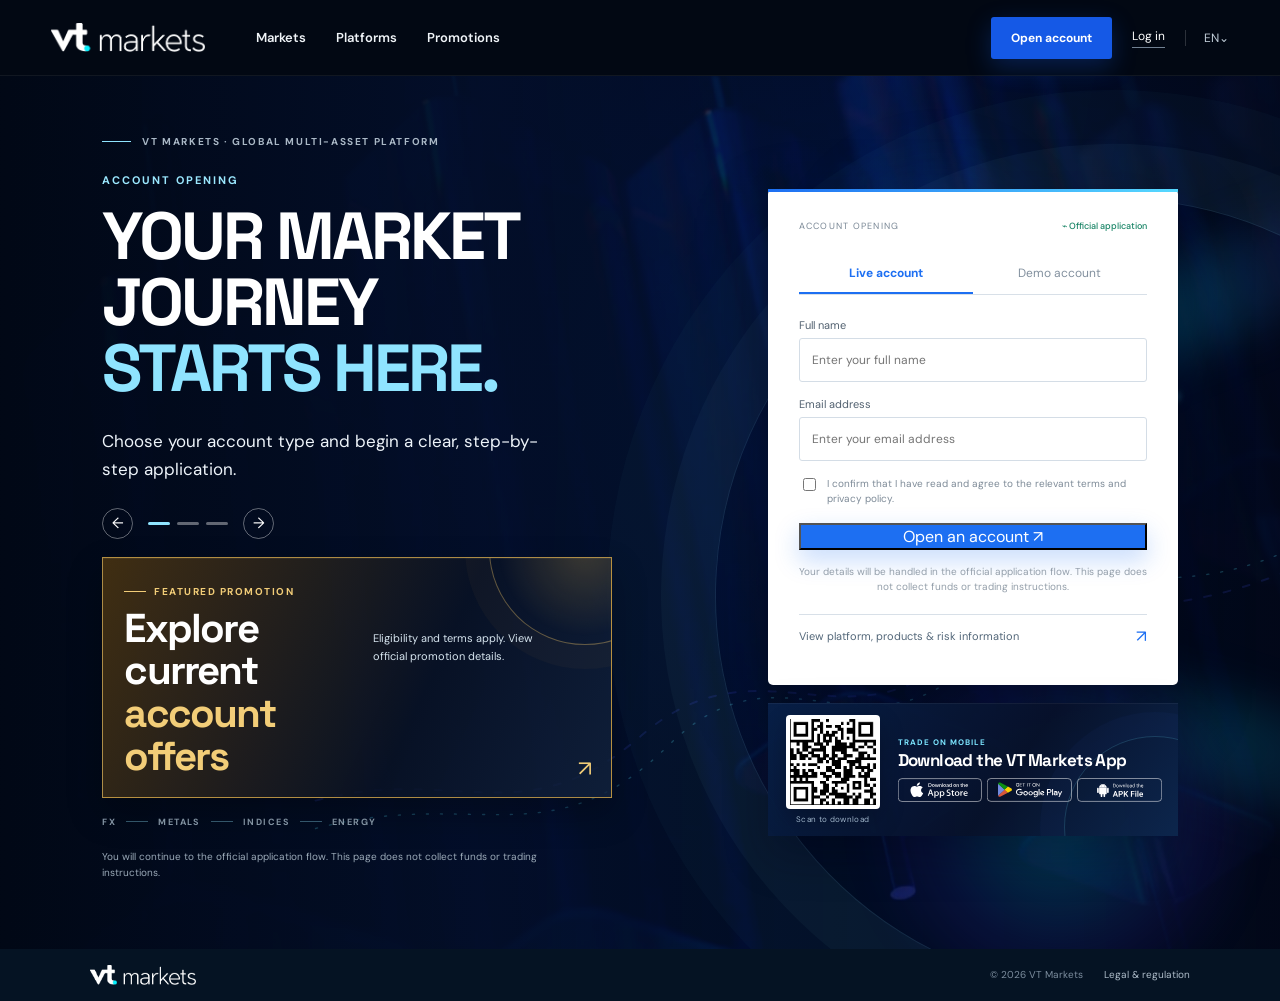
<file: wo-x/index.html>
<!doctype html>
<html lang="en">
  <head>
    <meta charset="UTF-8" />
    <meta name="viewport" content="width=device-width, initial-scale=1.0, viewport-fit=cover" />
    <meta name="description" content="VT Markets account opening. Review current offers and start your official application." />
    <title>VT Markets | Open an account</title>
    <link rel="preconnect" href="https://fonts.googleapis.com" />
    <link rel="preconnect" href="https://fonts.gstatic.com" crossorigin />
    <link href="https://fonts.googleapis.com/css2?family=DM+Sans:wght@400;500;600;700&family=Space+Grotesk:wght@500;600;700&display=swap" rel="stylesheet" />
    <link rel="stylesheet" href="styles.css?v=20260903-qrcode-final" />
  </head>
  <body>
    <header class="header">
      <a class="brand" href="#landing" aria-label="VT Markets home"><img src="assets/vt-logo.webp" alt="VT Markets" /></a>
      <nav class="header-nav" aria-label="Primary navigation"><a href="details.html#products">Markets</a><a href="details.html#features">Platforms</a><a href="details.html#offers">Promotions</a></nav>
      <div class="header-actions"><a class="header-open" href="#register-form">Open account</a><a href="https://myaccount.vtmarketsfr.com/login">Log in</a><span class="language">EN⌄</span></div>
    </header>

    <main>
      <section class="screen landing-screen" id="landing">
        <div class="landing-bg"><img src="assets/hero-market.webp" alt="Financial market visual" /></div><div class="landing-shade"></div>
        <div class="hero-motion" aria-hidden="true">
          <span class="light-beam beam-one"></span>
          <span class="light-beam beam-two"></span>
          <span class="market-glow glow-one"></span>
          <span class="market-glow glow-two"></span>
          <svg class="market-wave" viewBox="0 0 1440 620" preserveAspectRatio="none">
            <path class="wave-line wave-line-soft" d="M-80 470 C120 430 220 510 390 400 S690 420 845 310 S1100 345 1520 145" />
            <path class="wave-line wave-line-bright" d="M-80 500 C150 455 260 535 430 410 S720 450 895 300 S1160 330 1520 105" />
          </svg>
          <span class="motion-dot dot-one"></span>
          <span class="motion-dot dot-two"></span>
          <span class="motion-dot dot-three"></span>
        </div>
        <div class="landing-layout">
          <div class="landing-content">
            <p class="eyebrow"><span></span> VT Markets · Global multi-asset platform</p>
            <div class="banner-rotator" aria-label="Offers and platform highlights">
              <div class="banner-viewport" tabindex="0" aria-label="Swipe left or right to change banner">
                <div class="banner-track">
                  <article class="banner-slide is-active" data-slide="0">
                    <p class="banner-kicker">ACCOUNT OPENING</p>
                    <h1>YOUR MARKET<span class="mobile-break"><br /></span> JOURNEY<br /><em>STARTS HERE.</em></h1>
                    <p class="banner-copy">Choose your account type and begin a clear, step-by-step application.</p>
                  </article>
                  <article class="banner-slide" data-slide="1" aria-hidden="true">
                    <p class="banner-kicker">CURRENT OFFERS</p>
                    <h1>CURRENT OFFERS.<br /><em>CLEAR TERMS.</em></h1>
                    <p class="banner-copy">Review current promotions, eligibility and conditions on the official pages.</p>
                  </article>
                  <article class="banner-slide" data-slide="2" aria-hidden="true">
                    <p class="banner-kicker">PLATFORM CHOICE</p>
                    <h1>ONE ACCOUNT.<br /><em>MULTIPLE MARKETS.</em></h1>
                    <p class="banner-copy">Explore platform features and available products before opening an account.</p>
                  </article>
                </div>
              </div>
              <div class="banner-controls" aria-label="Switch banner">
                <button type="button" class="banner-arrow" data-banner-prev aria-label="Previous slide">←</button>
                <div class="banner-dots" role="tablist" aria-label="Banner slides">
                  <button type="button" class="banner-dot is-active" data-banner-dot="0" role="tab" aria-selected="true" aria-label="Slide 1"></button>
                  <button type="button" class="banner-dot" data-banner-dot="1" role="tab" aria-selected="false" aria-label="Slide 2"></button>
                  <button type="button" class="banner-dot" data-banner-dot="2" role="tab" aria-selected="false" aria-label="Slide 3"></button>
                </div>
                <button type="button" class="banner-arrow" data-banner-next aria-label="Next slide">→</button>
              </div>
            </div>
            <a class="landing-promo" href="details.html#offers">
              <div class="promo-label">FEATURED PROMOTION</div>
              <div class="promo-main">
                <p class="promo-kicker">ACCOUNT OPENING</p>
                <h2>Explore current<br /><em>account offers</em></h2>
                <p class="promo-copy">Eligibility and terms apply. View official promotion details.</p>
              </div>
              <span class="promo-arrow" aria-hidden="true">↗</span>
            </a>
            <div class="market-strip" aria-label="Market categories"><span>FX</span><i></i><span>METALS</span><i></i><span>INDICES</span><i></i><span>ENERGY</span></div>
            <p class="landing-note">You will continue to the official application flow. This page does not collect funds or trading instructions.</p>
          </div>

          <div class="conversion-column">
            <div class="register-card landing-register-card">
              <div class="card-top"><span>ACCOUNT OPENING</span><b>⌁ Official application</b></div>
              <div class="account-tabs" role="tablist">
                <button type="button" class="tab active" data-mode="real" role="tab" aria-selected="true">Live account</button>
                <button type="button" class="tab" data-mode="demo" role="tab" aria-selected="false">Demo account</button>
              </div>
              <form id="register-form">
                <label>Full name<input name="name" type="text" placeholder="Enter your full name" autocomplete="name" required /></label>
                <label>Email address<input name="email" type="email" placeholder="Enter your email address" autocomplete="email" required /></label>
                <label class="agree"><input type="checkbox" required /><span>I confirm that I have read and agree to the relevant terms and privacy policy.</span></label>
                <button class="submit button-primary" type="submit">Open an account <span>↗</span></button>
              </form>
              <p class="form-footnote">Your details will be handled in the official application flow. This page does not collect funds or trading instructions.</p>
              <div class="success" role="status">Your information is ready. Continue to complete the official application.</div>
              <a class="home-info-link" href="details.html">View platform, products &amp; risk information <span aria-hidden="true">↗</span></a>
            </div>

            <section class="app-download" aria-labelledby="app-download-title">
              <div class="download-qr">
                <img src="assets/vt-markets-qrcode.png" alt="QR code for the VT Markets app" />
                <span>Scan to download</span>
              </div>
              <div class="download-content">
                <p class="download-kicker">TRADE ON MOBILE</p>
                <h2 id="app-download-title">Download the VT Markets App</h2>
                <div class="download-badges" aria-label="App download options">
                  <img src="assets/app_store_btn.svg" alt="Download on the App Store" />
                  <img src="assets/google_play_btn.svg" alt="Get it on Google Play" />
                  <img src="assets/apk_file_btn.svg" alt="Download the APK file" />
                </div>
              </div>
            </section>
          </div>
        </div>
      </section>
    </main>

    <footer class="footer"><img src="assets/vt-logo.webp" alt="VT Markets" /><span>© 2026 VT Markets</span><a href="https://www.vtmarketsfr.com/regulation/">Legal &amp; regulation</a></footer>
    <script src="script.js?v=20260903-qrcode-final"></script>
  </body>
</html>
</file>
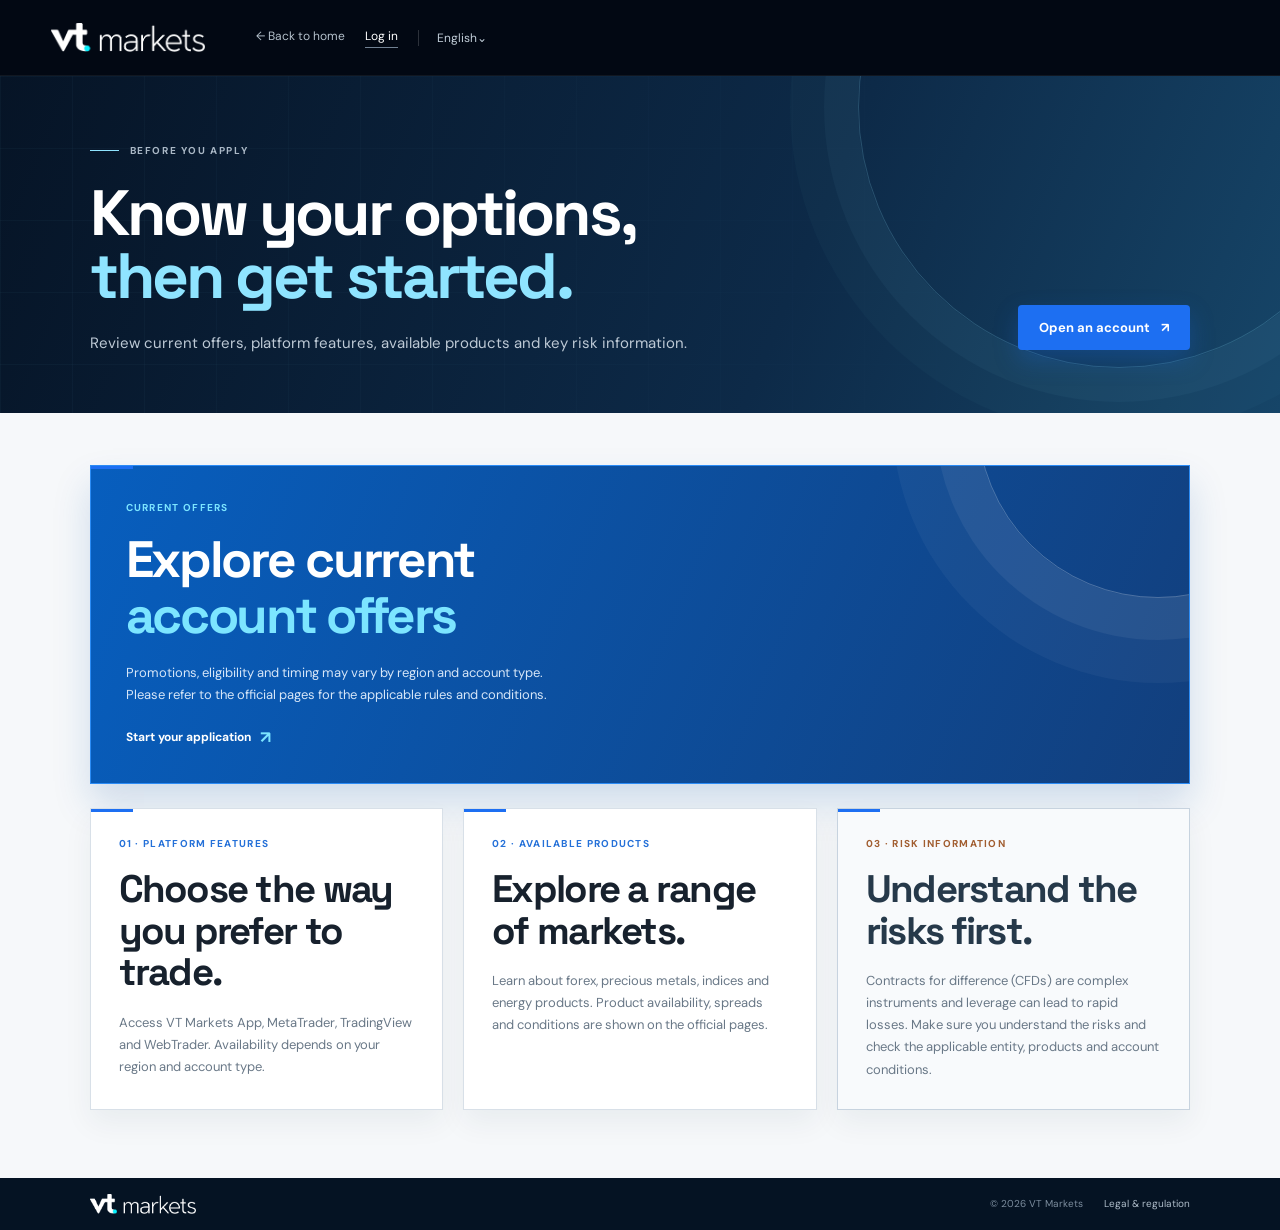
<file: wo-x/details.html>
<!doctype html>
<html lang="en">
  <head>
    <meta charset="UTF-8" />
    <meta name="viewport" content="width=device-width, initial-scale=1.0, viewport-fit=cover" />
    <meta name="description" content="VT Markets platform features, available products, current offers and risk information." />
    <title>VT Markets | Platform and product information</title>
    <link rel="preconnect" href="https://fonts.googleapis.com" />
    <link rel="preconnect" href="https://fonts.gstatic.com" crossorigin />
    <link href="https://fonts.googleapis.com/css2?family=DM+Sans:wght@400;500;600;700&family=Space+Grotesk:wght@500;600;700&display=swap" rel="stylesheet" />
    <link rel="stylesheet" href="styles.css?v=20260903-qrcode-title-align" />
  </head>
  <body class="details-page">
    <header class="header">
      <a class="brand" href="index.html" aria-label="VT Markets home"><img src="assets/vt-logo.webp" alt="VT Markets" /></a>
      <div class="header-actions"><a class="back-home" href="index.html">← Back to home</a><a href="https://myaccount.vtmarketsfr.com/login">Log in</a><span class="language">English⌄</span></div>
    </header>

    <main>
      <section class="details-hero">
        <div>
          <p class="eyebrow"><span></span> Before you apply</p>
          <h1>Know your options,<br /><em>then get started.</em></h1>
          <p>Review current offers, platform features, available products and key risk information.</p>
        </div>
        <a class="details-register button button-primary" href="index.html#register-form">Open an account <span>↗</span></a>
      </section>

      <section class="details-content" aria-label="Platform information">
        <article class="detail-card detail-offer" id="offers">
          <p class="detail-tag">CURRENT OFFERS</p>
          <h2>Explore current<br /><em>account offers</em></h2>
          <p>Promotions, eligibility and timing may vary by region and account type. Please refer to the official pages for the applicable rules and conditions.</p>
          <a href="index.html#register-form">Start your application <span>↗</span></a>
        </article>

        <div class="detail-grid">
          <article class="detail-card" id="features">
            <p class="detail-tag">01 · PLATFORM FEATURES</p>
            <h2>Choose the way<br />you prefer to trade.</h2>
            <p>Access VT Markets App, MetaTrader, TradingView and WebTrader. Availability depends on your region and account type.</p>
          </article>
          <article class="detail-card" id="products">
            <p class="detail-tag">02 · AVAILABLE PRODUCTS</p>
            <h2>Explore a range<br />of markets.</h2>
            <p>Learn about forex, precious metals, indices and energy products. Product availability, spreads and conditions are shown on the official pages.</p>
          </article>
          <article class="detail-card detail-risk" id="risk">
            <p class="detail-tag">03 · RISK INFORMATION</p>
            <h2>Understand the<br />risks first.</h2>
            <p>Contracts for difference (CFDs) are complex instruments and leverage can lead to rapid losses. Make sure you understand the risks and check the applicable entity, products and account conditions.</p>
          </article>
        </div>
      </section>
    </main>

    <footer class="footer"><img src="assets/vt-logo.webp" alt="VT Markets" /><span>© 2026 VT Markets</span><a href="https://www.vtmarketsfr.com/regulation/">Legal &amp; regulation</a></footer>
  </body>
</html>
</file>
<file: wo-x/styles.css>
:root {
  --navy: #07182d;
  --navy-2: #0d2a48;
  --blue: #1d6ff2;
  --cyan: #8fe4ff;
  --ink: #17212d;
  --muted: #6f7f8d;
  --line: #d8e0e8;
  --paper: #f6f8fa;
}

* { box-sizing: border-box; }
html, body { margin: 0; min-height: 100%; }
html { -webkit-text-size-adjust: 100%; }
body { overflow-x: hidden; color: var(--ink); font-family: 'DM Sans', Arial, sans-serif; background: var(--navy); }
button, input { font: inherit; }
a { color: inherit; }

.header { position: relative; z-index: 10; height: 76px; display: flex; align-items: center; gap: clamp(28px,4vw,62px); padding: 0 clamp(24px, 4vw,62px); color: #fff; background: #020813; border-bottom: 1px solid rgba(255,255,255,.06); }
.brand img { display: block; width: 154px; }
.header-nav { display: flex; align-items: center; gap: 30px; margin-right: auto; }
.header-nav a { color: #f0f4f8; font-size: 13px; font-weight: 600; text-decoration: none; }
.header-nav a:hover { color: var(--cyan); }
.header-actions { display: flex; align-items: center; gap: 20px; color: #9baaba; font-size: 12px; }
.header-actions a { color: #fff; text-decoration: none; border-bottom: 1px solid #718193; padding-bottom: 3px; }
.header-actions .header-open { padding: 13px 20px; border: 0; border-radius: 3px; background: #1559e6; box-shadow: 0 8px 24px rgba(21,89,230,.28); font-weight: 700; }
.header-actions .header-open:hover { background: #2670ff; }
.header-actions .back-home { border-bottom: 0; color: #b4c0cb; }
.language { border-left: 1px solid rgba(255,255,255,.17); padding-left: 18px; color: #c2ced9; }

.screen { min-height: calc(100vh - 76px); }
.landing-screen { position: relative; display: flex; align-items: center; overflow: hidden; color: #fff; }
.landing-screen::before { content: ''; position: absolute; inset: 0; z-index: 0; opacity: .15; background-image: linear-gradient(rgba(143,228,255,.22) 1px, transparent 1px), linear-gradient(90deg, rgba(143,228,255,.22) 1px, transparent 1px); background-size: 72px 72px; -webkit-mask-image: linear-gradient(90deg, #000 0%, transparent 82%); mask-image: linear-gradient(90deg, #000 0%, transparent 82%); pointer-events: none; }
.landing-screen::after { content: ''; position: absolute; z-index: 0; top: 14%; right: -18%; width: 62vw; height: 62vw; border: 1px solid rgba(143,228,255,.14); border-radius: 50%; transform: rotate(-18deg); box-shadow: 0 0 0 54px rgba(143,228,255,.035), 0 0 0 108px rgba(143,228,255,.025); pointer-events: none; }
.landing-bg, .landing-shade { position: absolute; inset: 0; }
.landing-bg img { width: 100%; height: 100%; object-fit: cover; object-position: center; opacity: .62; filter: saturate(1.18) contrast(1.12) hue-rotate(3deg); transform: scale(1.03); animation: hero-camera 16s ease-in-out infinite alternate; will-change: transform, filter; }
.landing-shade { background: linear-gradient(90deg, rgba(1,8,22,.99) 0%, rgba(3,15,42,.94) 38%, rgba(1,15,48,.62) 69%, rgba(2,8,26,.91) 100%), radial-gradient(circle at 68% 35%, rgba(21,89,230,.28), transparent 42%); }
.hero-motion { position: absolute; inset: 0; z-index: 0; overflow: hidden; pointer-events: none; }
.light-beam { position: absolute; width: 62vw; height: 7vw; min-height: 70px; opacity: .26; background: linear-gradient(90deg, transparent 0%, rgba(0,113,255,.08) 22%, rgba(0,220,255,.75) 50%, rgba(98,60,255,.36) 70%, transparent 100%); filter: blur(22px); mix-blend-mode: screen; will-change: transform, opacity; }
.beam-one { top: 22%; right: -22%; transform: rotate(-22deg); animation: beam-drift-one 10s ease-in-out infinite alternate; }
.beam-two { right: -28%; bottom: 18%; opacity: .18; transform: rotate(18deg); animation: beam-drift-two 13s ease-in-out infinite alternate; }
.market-glow { position: absolute; border-radius: 50%; filter: blur(18px); mix-blend-mode: screen; will-change: transform, opacity; }
.glow-one { top: 6%; right: 15%; width: 300px; height: 300px; background: radial-gradient(circle, rgba(0,105,255,.32), rgba(0,65,210,.08) 48%, transparent 72%); animation: glow-float-one 8s ease-in-out infinite alternate; }
.glow-two { right: 2%; bottom: -8%; width: 390px; height: 390px; background: radial-gradient(circle, rgba(0,225,255,.22), rgba(79,41,255,.09) 50%, transparent 72%); animation: glow-float-two 11s ease-in-out infinite alternate; }
.market-wave { position: absolute; right: -7%; bottom: 1%; width: 78%; height: 66%; opacity: .34; overflow: visible; filter: drop-shadow(0 0 9px rgba(73,211,255,.34)); animation: wave-float 12s ease-in-out infinite alternate; }
.wave-line { fill: none; vector-effect: non-scaling-stroke; stroke-linecap: round; stroke-linejoin: round; }
.wave-line-soft { stroke: rgba(76,94,255,.42); stroke-width: 2; stroke-dasharray: 7 13; animation: wave-dash 22s linear infinite; }
.wave-line-bright { stroke: rgba(90,231,255,.68); stroke-width: 1.4; stroke-dasharray: 2 12; animation: wave-dash-reverse 17s linear infinite; }
.motion-dot { position: absolute; width: 5px; height: 5px; border-radius: 50%; background: #9cecff; box-shadow: 0 0 7px #60ddff, 0 0 18px rgba(52,153,255,.8); opacity: .8; }
.dot-one { right: 31%; bottom: 31%; animation: dot-pulse 3.2s ease-in-out infinite; }
.dot-two { right: 18%; bottom: 48%; animation: dot-pulse 3.2s 1.1s ease-in-out infinite; }
.dot-three { right: 8%; bottom: 63%; animation: dot-pulse 3.2s 2.1s ease-in-out infinite; }
.landing-layout { position: relative; z-index: 1; width: min(1210px, 84vw); margin: 0 auto; display: grid; grid-template-columns: minmax(0, 1fr) 410px; gap: clamp(55px, 8vw, 125px); align-items: center; }
.landing-content { width: auto; padding: 59px 0 68px; }
.eyebrow { display: flex; align-items: center; gap: 11px; margin: 0 0 25px; color: #aab8c6; font-size: 10px; font-weight: 700; letter-spacing: .16em; text-transform: uppercase; }
.eyebrow span { display: inline-block; width: 29px; height: 1px; background: var(--cyan); }
h1, h2, h3 { margin: 0; font-family: 'Space Grotesk', Arial, sans-serif; letter-spacing: -.045em; }
h1 { font-size: clamp(46px, 5.2vw, 72px); line-height: .99; font-weight: 700; }
h1 em, h2 em { color: var(--cyan); font-style: normal; }
.mobile-break { display: none; }

.banner-rotator { min-height: 292px; display: flex; min-width: 0; flex-direction: column; justify-content: space-between; }
.banner-viewport { width: 100%; min-width: 0; overflow: hidden; cursor: grab; touch-action: pan-y; user-select: none; -webkit-user-select: none; outline: none; }
.banner-viewport:focus-visible { border-radius: 3px; box-shadow: 0 0 0 2px rgba(143,228,255,.55); }
.banner-viewport.is-dragging { cursor: grabbing; }
.banner-track { display: flex; width: 100%; will-change: transform; transition: transform .46s cubic-bezier(.22,.72,.24,1); }
.banner-viewport.is-dragging .banner-track { transition: none; }
.banner-slide { display: block; flex: 0 0 100%; min-width: 0; }
.banner-kicker { margin: 0 0 17px; color: #9be8ff; font-size: 11px; font-weight: 700; letter-spacing: .18em; }
.banner-copy { max-width: 470px; margin: 25px 0 0; color: #eef4fa; font-size: 17px; line-height: 1.65; }
.banner-controls { display: flex; align-items: center; gap: 15px; margin-top: 25px; }
.banner-arrow { width: 31px; height: 31px; border: 1px solid rgba(255,255,255,.38); border-radius: 50%; color: #fff; background: transparent; font-size: 15px; line-height: 1; cursor: pointer; }
.banner-arrow:hover, .banner-arrow:focus-visible { border-color: var(--cyan); color: var(--cyan); outline: none; }
.banner-dots { display: flex; align-items: center; gap: 7px; }
.banner-dot { width: 22px; height: 3px; padding: 0; border: 0; border-radius: 2px; background: rgba(255,255,255,.38); cursor: pointer; }
.banner-dot.is-active { background: var(--cyan); }

.landing-promo { position: relative; display: block; max-width: 510px; min-height: 154px; margin-top: 18px; padding: 18px 56px 19px 21px; overflow: hidden; border: 1px solid rgba(218,173,78,.78); color: #fff; text-decoration: none; background: linear-gradient(115deg, rgba(78,55,17,.82), rgba(9,18,37,.84) 62%, rgba(18,35,62,.8)); box-shadow: 0 15px 32px rgba(0,0,0,.26), inset 0 1px rgba(255,255,255,.06); transition: transform .2s ease, border-color .2s ease, background .2s ease; }
.landing-promo::after { content: ''; position: absolute; top: -105px; right: -70px; width: 190px; height: 190px; border: 1px solid rgba(255,208,106,.36); border-radius: 50%; background: radial-gradient(circle,rgba(220,169,65,.23),transparent 65%); box-shadow: 0 0 0 24px rgba(220,169,65,.035); }
.landing-promo:hover, .landing-promo:focus-visible { border-color: #f2cd78; background: linear-gradient(115deg, rgba(100,70,18,.92), rgba(10,20,41,.88) 65%); transform: translateY(-2px); outline: none; }
.promo-label { position: relative; z-index: 1; display: inline-flex; align-items: center; gap: 8px; color: #f2cd78; font-size: 10px; font-weight: 700; letter-spacing: .15em; }
.promo-label::before { content: ''; width: 22px; height: 1px; background: currentColor; }
.promo-main { position: relative; z-index: 1; display: flex; align-items: baseline; gap: 18px; margin-top: 9px; }
.promo-kicker { display: none; }
.promo-main h2 { color: #fff; font-size: clamp(28px, 3.15vw, 41px); line-height: 1.06; font-weight: 700; }
.promo-main h2 em { color: #f2cd78; }
.promo-copy { max-width: 182px; margin: 0; color: #d6e5ef; font-size: 11px; line-height: 1.65; }
.promo-arrow { position: absolute; z-index: 1; right: 19px; bottom: 17px; color: #f2cd78; font-size: 22px; line-height: 1; }
.market-strip { display: flex; align-items: center; gap: 10px; max-width: 510px; margin-top: 18px; color: #8c9eae; font-size: 9px; font-weight: 700; letter-spacing: .16em; }
.market-strip i { display: block; width: 22px; height: 1px; background: rgba(143,228,255,.38); }
.landing-note { max-width: 450px; margin: 21px 0 0; color: #9baab8; font-size: 10px; line-height: 1.6; }

.conversion-column { width: 100%; max-width: 410px; justify-self: end; display: grid; gap: 18px; }
.register-card { position: relative; width: 100%; background: #fff; padding: 31px 31px 27px; border-radius: 5px; box-shadow: 0 28px 70px rgba(0,5,20,.42); }
.register-card::before { content: ''; position: absolute; top: 0; left: 0; width: 100%; height: 3px; background: linear-gradient(90deg, var(--blue), #57d9ff); }
.landing-layout .register-card { max-width: 410px; justify-self: end; }
.card-top { display: flex; align-items: center; justify-content: space-between; margin-bottom: 22px; color: #788694; font-size: 9px; letter-spacing: .14em; text-transform: uppercase; }
.card-top b { color: #168364; font-weight: 500; letter-spacing: 0; text-transform: none; }
.account-tabs { display: grid; grid-template-columns: 1fr 1fr; margin-bottom: 23px; border-bottom: 1px solid var(--line); }
.tab { padding: 11px 4px; border: 0; border-bottom: 2px solid transparent; color: #82909e; background: none; font-size: 12px; cursor: pointer; }
.tab.active { border-color: var(--blue); color: var(--blue); font-weight: 700; }
.register-card label:not(.agree) { display: block; margin-bottom: 15px; color: #526170; font-size: 11px; }
.register-card input[type=text], .register-card input[type=email] { display: block; width: 100%; height: 44px; margin-top: 6px; padding: 0 12px; border: 1px solid #d4dde6; border-radius: 3px; outline: none; font-size: 12px; }
.register-card input:focus { border-color: var(--blue); box-shadow: 0 0 0 3px rgba(29,111,242,.1); }
.agree { display: flex; align-items: flex-start; gap: 8px; margin: 3px 0 17px; color: #7d8a97; font-size: 10px; line-height: 1.5; }
.agree input { margin-top: 2px; accent-color: var(--blue); }
.button { display: inline-flex; align-items: center; justify-content: center; gap: 11px; padding: 14px 21px; border: 0; border-radius: 4px; font-size: 13px; font-weight: 700; cursor: pointer; }
.button-primary { color: #fff; background: var(--blue); box-shadow: 0 10px 25px rgba(29,111,242,.25); }
.button-primary:hover { background: #327ff8; }
.submit { width: 100%; }
.form-footnote { margin: 14px 0 0; color: #939eaa; font-size: 10px; line-height: 1.5; text-align: center; }
.success { display: none; margin-top: 13px; padding: 10px; border-radius: 3px; color: #19785a; background: #edf9f5; font-size: 11px; text-align: center; }
.success.show { display: block; }
.home-info-link { display: flex; align-items: center; justify-content: space-between; margin-top: 20px; padding: 13px 0; border-top: 1px solid var(--line); color: #536779; text-decoration: none; font-size: 11px; }
.home-info-link span { color: var(--blue); font-size: 17px; line-height: 1; }
.home-info-link:hover, .home-info-link:focus-visible { color: var(--blue); outline: none; }

.app-download { position: relative; display: grid; grid-template-columns: 98px minmax(0,1fr); gap: 16px; align-items: center; min-height: 0; padding: 12px 16px; overflow: hidden; border: 0; color: #fff; background: linear-gradient(125deg,rgba(8,32,72,.97),rgba(7,17,42,.96) 58%,rgba(13,39,78,.94)); box-shadow: 0 20px 44px rgba(0,5,20,.26), inset 0 1px rgba(255,255,255,.05); }
.app-download::before { display: none; }
.app-download::after { content: ''; position: absolute; right: -68px; bottom: -82px; width: 180px; height: 180px; border: 1px solid rgba(104,221,255,.18); border-radius: 50%; box-shadow: 0 0 0 24px rgba(60,123,255,.035); pointer-events: none; }
.download-qr, .download-content { position: relative; z-index: 1; min-width: 0; }
.download-qr { display: flex; flex-direction: column; align-items: center; gap: 5px; }
.download-qr img { display: block; width: 94px; height: 94px; padding: 4px; border-radius: 4px; background: #fff; box-shadow: 0 10px 24px rgba(0,0,0,.24); }
.download-qr span { color: #9fb5ca; font-size: 8px; letter-spacing: .04em; white-space: nowrap; }
.download-kicker { display: block; margin: 0 0 5px; color: #7ce5ff; font-size: 8px; font-weight: 700; letter-spacing: .13em; }
.download-content h2 { color: #fff; font-size: 17px; line-height: 1.04; letter-spacing: -.035em; }
.download-badges { display: grid; grid-template-columns: repeat(3,minmax(0,1fr)); align-items: center; gap: 5px; margin-top: 8px; }
.download-badges img { display: block; justify-self: stretch; width: 100%; max-width: 100%; height: auto; }

.footer { height: 52px; display: flex; align-items: center; gap: 21px; padding: 0 clamp(24px,7vw,112px); color: #7c8d9e; background: #051323; font-size: 10px; }
.footer img { width: 106px; margin-right: auto; }
.footer a { color: #afbdca; text-decoration: none; }

.details-page { min-height: 100vh; background: var(--paper); }
.details-hero { position: relative; display: flex; align-items: flex-end; justify-content: space-between; gap: 35px; min-height: 337px; padding: 68px max(7vw,38px) 58px; overflow: hidden; color: #fff; background: linear-gradient(112deg,#061426 0%,#0d2a48 62%,#164568 100%); }
.details-hero::before { content: ''; position: absolute; inset: 0; opacity: .14; background-image: linear-gradient(rgba(143,228,255,.25) 1px, transparent 1px), linear-gradient(90deg, rgba(143,228,255,.25) 1px, transparent 1px); background-size: 72px 72px; mask-image: linear-gradient(90deg, #000 0%, transparent 86%); pointer-events: none; }
.details-hero::after { content: ''; position: absolute; top: -230px; right: -100px; width: 520px; height: 520px; border: 1px solid rgba(143,228,255,.2); border-radius: 50%; box-shadow: 0 0 0 34px rgba(143,228,255,.04), 0 0 0 68px rgba(143,228,255,.025); pointer-events: none; }
.details-hero > * { position: relative; z-index: 1; }
.details-hero>div { max-width: 650px; }
.details-hero h1 { font-size: clamp(42px,5vw,68px); }
.details-hero>div>p:not(.eyebrow) { margin: 22px 0 0; color: #bdc9d5; font-size: 15px; line-height: 1.65; }
.details-register { flex: 0 0 auto; margin-bottom: 5px; text-decoration: none; }
.details-content { width: min(1150px,86vw); margin: 0 auto; padding: 52px 0 68px; }
.detail-card { position: relative; padding: 28px; border: 1px solid var(--line); background: #fff; box-shadow: 0 13px 28px rgba(25,49,73,.06); }
.detail-card::before { content: ''; position: absolute; top: 0; left: 0; width: 42px; height: 3px; background: var(--blue); }
.detail-card h2 { font-size: clamp(28px,3vw,40px); line-height: 1.08; }
.detail-card p:not(.detail-tag) { margin: 19px 0 0; color: #697887; font-size: 13px; line-height: 1.7; }
.detail-tag { margin: 0 0 18px; color: #2470d8; font-size: 10px; font-weight: 700; letter-spacing: .13em; }
.detail-offer { position: relative; min-height: 245px; margin-bottom: 24px; padding: 35px; overflow: hidden; border-color: #2b8cf6; background: linear-gradient(112deg,#075ebe 0%,#123f7d 100%); box-shadow: 0 20px 35px rgba(15,83,160,.17); }
.detail-offer::after { content: ''; position: absolute; top: -230px; right: -150px; width: 360px; height: 360px; border: 1px solid rgba(255,255,255,.25); border-radius: 50%; box-shadow: 0 0 0 42px rgba(255,255,255,.06), 0 0 0 85px rgba(255,255,255,.04); }
.detail-offer>* { position: relative; z-index: 1; }
.detail-offer .detail-tag { color: #7ce5ff; }
.detail-offer h2 { color: #fff; font-size: clamp(34px,4vw,52px); }
.detail-offer h2 em { color: #7ce5ff; }
.detail-offer p:not(.detail-tag) { max-width: 440px; color: #d6e6f8; }
.detail-offer a { display: inline-flex; align-items: center; gap: 9px; margin-top: 20px; color: #fff; font-size: 12px; font-weight: 700; text-decoration: none; }
.detail-offer a span { color: #7ce5ff; font-size: 17px; }
.detail-grid { display: grid; grid-template-columns: repeat(3,1fr); gap: 20px; }
.detail-grid .detail-card { min-height: 284px; }
.detail-risk { border-color: #c7d3df; background: #f8fafc; }
.detail-risk .detail-tag { color: #a15d30; }
.detail-risk h2 { color: #26394a; }

@keyframes banner-in { from { opacity: 0; transform: translateY(7px); } to { opacity: 1; transform: translateY(0); } }
@keyframes hero-camera { 0% { transform: scale(1.03) translate3d(0,0,0); filter: saturate(1.08) contrast(1.1) hue-rotate(0deg); } 100% { transform: scale(1.095) translate3d(-1.2%,.6%,0); filter: saturate(1.3) contrast(1.14) hue-rotate(7deg); } }
@keyframes beam-drift-one { 0% { transform: translate3d(4%, -8%, 0) rotate(-22deg) scaleX(.88); opacity: .14; } 100% { transform: translate3d(-18%, 18%, 0) rotate(-18deg) scaleX(1.12); opacity: .34; } }
@keyframes beam-drift-two { 0% { transform: translate3d(7%, 12%, 0) rotate(18deg) scaleX(.86); opacity: .1; } 100% { transform: translate3d(-16%, -12%, 0) rotate(13deg) scaleX(1.08); opacity: .25; } }
@keyframes glow-float-one { from { transform: translate3d(0,-4%,0) scale(.9); opacity: .45; } to { transform: translate3d(-16%,17%,0) scale(1.16); opacity: .85; } }
@keyframes glow-float-two { from { transform: translate3d(8%,8%,0) scale(.92); opacity: .38; } to { transform: translate3d(-13%,-15%,0) scale(1.1); opacity: .72; } }
@keyframes wave-float { from { transform: translate3d(2%,2%,0) scaleY(.97); opacity: .22; } to { transform: translate3d(-2%,-2%,0) scaleY(1.04); opacity: .42; } }
@keyframes wave-dash { to { stroke-dashoffset: -240; } }
@keyframes wave-dash-reverse { to { stroke-dashoffset: 220; } }
@keyframes dot-pulse { 0%,100% { transform: scale(.65); opacity: .28; } 45% { transform: scale(1.5); opacity: 1; } }

@media (max-width: 980px) {
  .header-nav { display: none; }
  .header-actions { margin-left: auto; }
}

@media (max-width: 800px) {
  .landing-layout { width: 86vw; gap: 45px; }
  .landing-layout .landing-content { margin-left: 0; }
  .landing-layout .register-card { max-width: none; justify-self: stretch; }
  .promo-main { display: block; }
  .promo-copy { max-width: 360px; margin-top: 10px; }
  .details-hero { padding: 58px 7vw 48px; }
  .details-content { width: 86vw; }
  .detail-grid { grid-template-columns: 1fr; }
  .detail-grid .detail-card { min-height: 0; }
}

@media (max-width: 650px) {
  .header { height: 63px; padding: 0 20px; }
  .brand img { width: 110px; }
  .language, .back-home { display: none; }
  .header-actions { gap: 13px; }
  .header-actions .header-open { padding: 10px 13px; font-size: 10px; }
  .landing-screen { min-height: calc(100vh - 63px); }
  .landing-bg img { object-position: 63% center; }
  .landing-shade { background: linear-gradient(180deg, rgba(5,18,35,.94), rgba(7,24,45,.83) 49%, rgba(5,18,35,.99)); }
  .light-beam { width: 110vw; opacity: .15; }
  .glow-two { display: none; }
  .market-wave { right: -28%; width: 130%; height: 44%; opacity: .2; }
  .landing-layout { display: flex; flex-direction: column; align-items: stretch; width: auto; margin: 0; padding: 0 20px; }
  .landing-content { padding: 58px 0 25px; }
  .conversion-column { max-width: none; margin-bottom: 36px; }
  .landing-layout .landing-register-card { max-width: none; margin-bottom: 0; }
  .landing-content h1 { font-size: 49px; }
  .banner-rotator { min-height: 330px; }
  .banner-viewport { margin: 0 -8px; width: calc(100% + 16px); }
  .banner-slide { padding: 0 8px; }
  .banner-copy { font-size: 15px; }
  .banner-controls { margin-top: 23px; }
  .landing-promo { min-height: 185px; margin-top: 16px; padding: 18px 45px 20px 18px; }
  .market-strip { margin-top: 15px; gap: 8px; font-size: 8px; }
  .market-strip i { width: 13px; }
  .promo-main h2 { font-size: 31px; }
  .promo-copy { max-width: 260px; font-size: 11px; }
  .landing-note { display: none; }
  .landing-layout .register-card { padding: 23px 21px; }
  .home-info-link { margin-top: 18px; padding: 14px 0; font-size: 10px; }
  .footer { height: auto; min-height: 78px; padding: 19px 20px; flex-wrap: wrap; gap: 12px; }
  .footer img { width: 105px; flex-basis: 100%; margin: 0; }
  .footer span, .footer a { font-size: 9px; }
  .details-hero { display: block; min-height: 0; padding: 53px 20px 45px; }
  .details-hero h1 { font-size: 45px; }
  .details-hero>div>p:not(.eyebrow) { font-size: 14px; }
  .details-register { margin-top: 27px; }
  .details-content { width: auto; padding: 27px 20px 45px; }
  .detail-offer { min-height: 0; margin-bottom: 15px; padding: 26px 22px; }
  .detail-card { padding: 23px 21px; }
  .detail-offer h2 { font-size: 40px; }
  .detail-card p:not(.detail-tag) { font-size: 12px; }
}

@media (max-width: 500px) {
  .header { height: 62px; gap: 12px; padding-left: max(14px, env(safe-area-inset-left)); padding-right: max(14px, env(safe-area-inset-right)); }
  .brand img { width: 104px; }
  .header-actions { gap: 10px; }
  .header-actions .header-open { padding: 10px 11px; font-size: 10px; white-space: nowrap; }
  .header-actions > a:not(.header-open) { font-size: 10px; white-space: nowrap; }
  .landing-screen { min-height: calc(100svh - 62px); }
  .landing-layout { width: 100%; max-width: 100%; padding: 0 16px; overflow: hidden; }
  .landing-content { width: 100%; min-width: 0; padding: 38px 0 22px; }
  .eyebrow { gap: 8px; margin-bottom: 20px; font-size: 8px; letter-spacing: .12em; line-height: 1.45; }
  .eyebrow span { width: 20px; flex: 0 0 20px; }
  .landing-content h1 { font-size: clamp(38px, 10.5vw, 43px); line-height: 1; }
  .mobile-break { display: inline; }
  .banner-rotator { min-height: 298px; }
  .banner-viewport { width: 100%; max-width: 100%; margin: 0; }
  .banner-slide { max-width: 100%; padding: 0; overflow: hidden; }
  .banner-kicker { margin-bottom: 13px; font-size: 10px; }
  .banner-copy { margin-top: 19px; font-size: 14px; line-height: 1.55; }
  .banner-controls { gap: 12px; margin-top: 18px; }
  .banner-arrow { width: 40px; height: 40px; font-size: 17px; }
  .banner-dot { width: 27px; height: 4px; }
  .landing-promo { width: 100%; max-width: 100%; min-height: 170px; padding: 17px 42px 18px 17px; }
  .promo-main { margin-top: 10px; }
  .promo-main h2 { font-size: 29px; }
  .promo-copy { max-width: 245px; margin-top: 9px; line-height: 1.5; }
  .market-strip { justify-content: space-between; gap: 6px; width: 100%; max-width: 100%; overflow: hidden; }
  .market-strip i { flex: 1 1 auto; max-width: 18px; }
  .landing-layout .register-card { padding: 23px 18px 22px; border-radius: 4px; }
  .register-card input[type=text], .register-card input[type=email] { height: 48px; font-size: 16px; }
  .submit { min-height: 48px; font-size: 14px; }
  .account-tabs .tab { min-height: 44px; font-size: 13px; }
  .agree { font-size: 11px; }
  .app-download { grid-template-columns: 86px minmax(0,1fr); gap: 13px; min-height: 0; padding: 12px 14px; }
  .download-qr img { width: 82px; height: 82px; }
  .download-content h2 { font-size: 14px; white-space: normal; overflow-wrap: anywhere; }
  .download-badges { gap: 5px; margin-top: 8px; }
  .footer { padding-left: max(16px, env(safe-area-inset-left)); padding-right: max(16px, env(safe-area-inset-right)); padding-bottom: max(19px, env(safe-area-inset-bottom)); }
  .details-hero { padding-left: 16px; padding-right: 16px; }
  .details-hero h1 { font-size: 40px; }
  .details-content { padding-left: 16px; padding-right: 16px; }
}

@media (min-width: 651px) {
  .download-content h2 { white-space: nowrap; }
}

@media (max-width: 370px) {
  .header-actions > a:not(.header-open) { display: none; }
  .landing-content h1 { font-size: 36px; }
  .app-download { grid-template-columns: 76px minmax(0,1fr); gap: 10px; padding: 11px; }
  .download-qr img { width: 72px; height: 72px; }
  .download-qr span { font-size: 7px; }
  .download-content h2 { font-size: 12px; }
  .download-badges { gap: 4px; }
}

@media (prefers-reduced-motion: reduce) {
  .banner-slide, .landing-bg img, .light-beam, .market-glow, .market-wave, .wave-line, .motion-dot { animation: none !important; }
}
</file>
